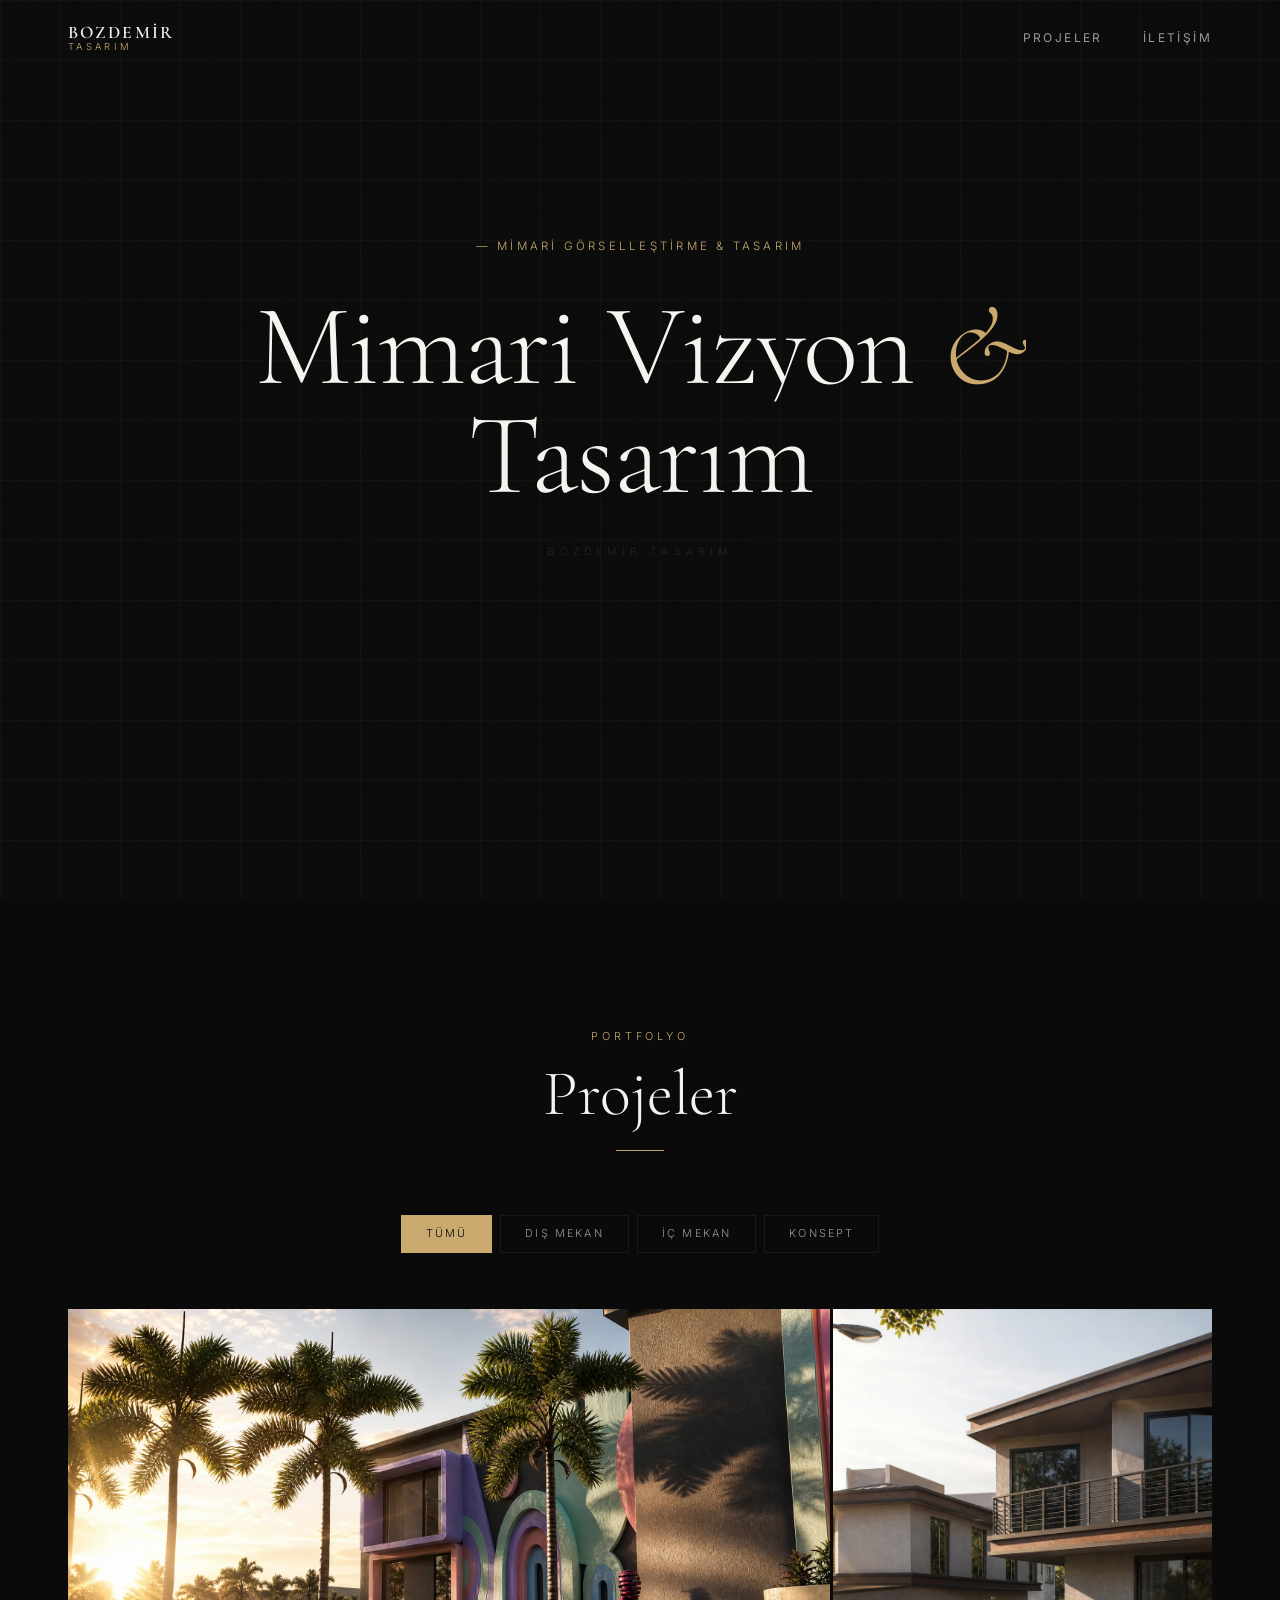
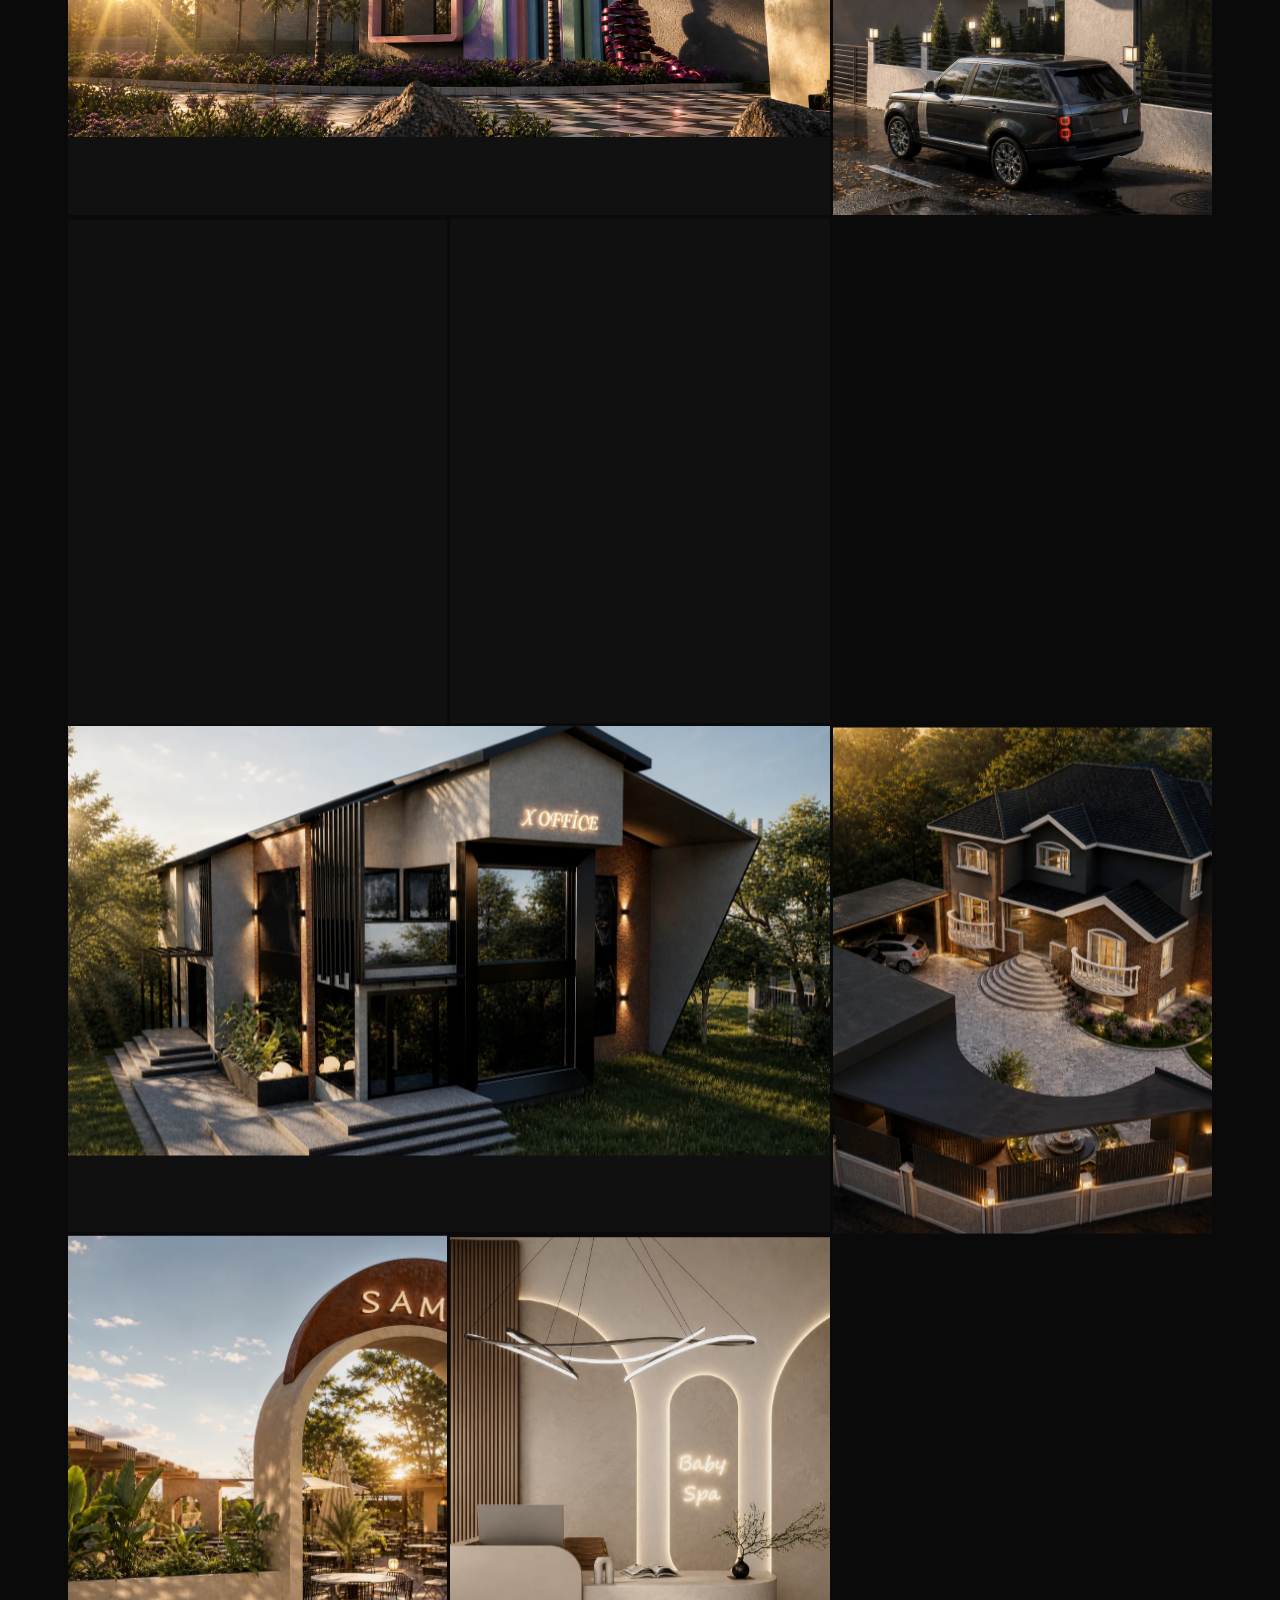
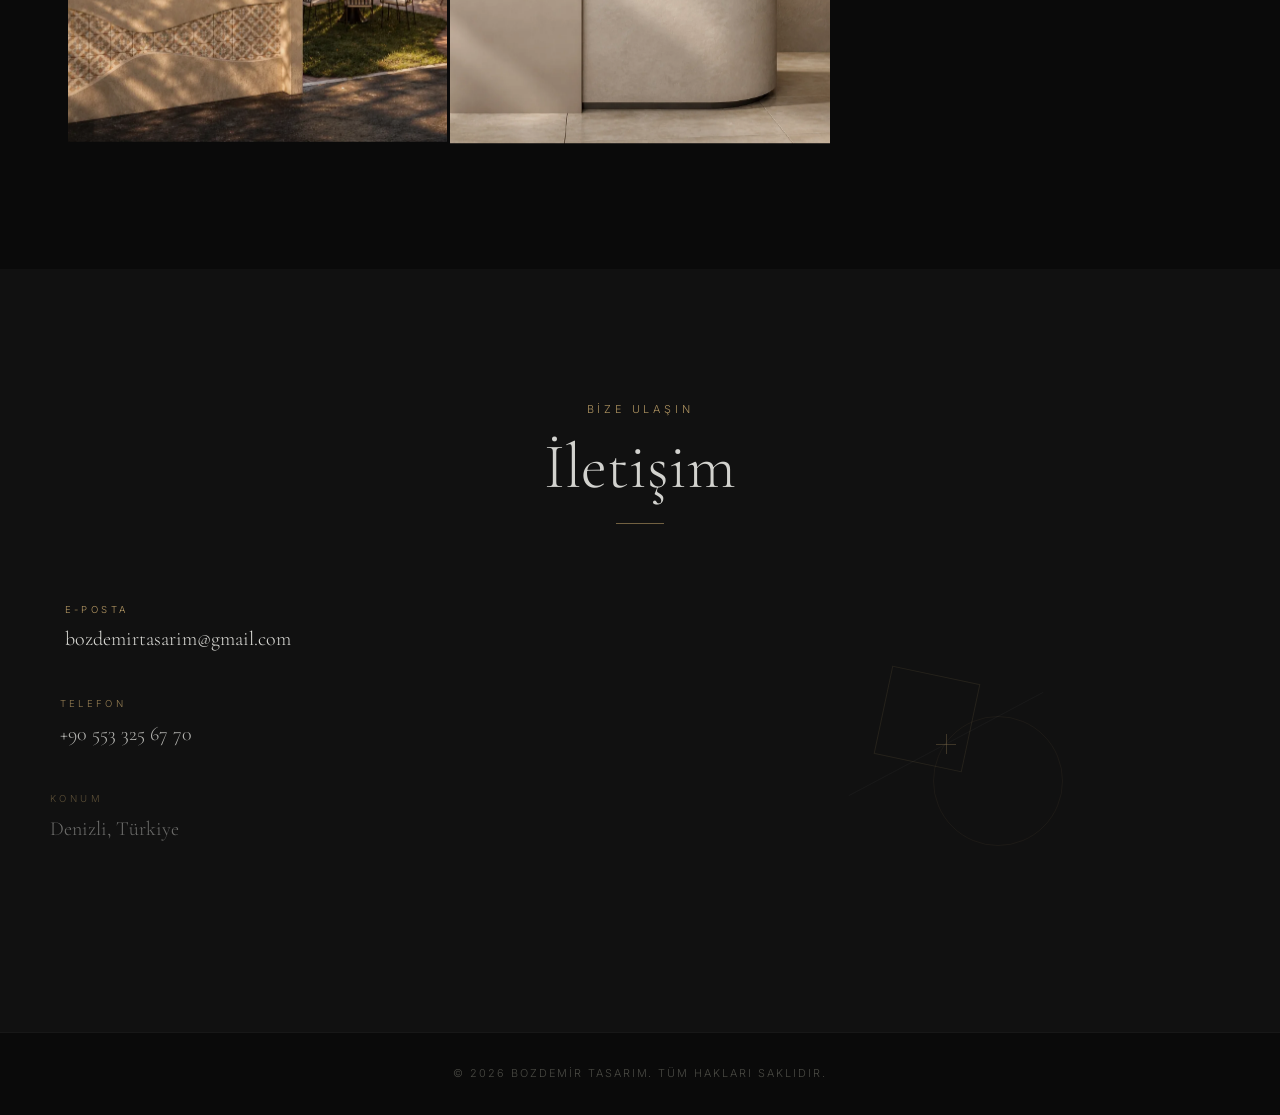
<file: index.html>
<!DOCTYPE html>
<html lang="tr">
<head>
  <meta charset="UTF-8" />
  <meta name="viewport" content="width=device-width, initial-scale=1.0" />
  <meta name="description" content="Bozdemir Tasarım — Mimari tasarım, iç mekân, dış mekân ve mimari görselleştirme projeleri." />
  <meta name="theme-color" content="#0a0a0a" />
  <meta property="og:title" content="Bozdemir Tasarım | Mimari Vizyon &amp; Tasarım" />
  <meta property="og:description" content="Mimari tasarım ve görselleştirme portfolyosu." />
  <meta property="og:type" content="website" />
  <title>Bozdemir Tasarım | Mimari Vizyon &amp; Tasarım</title>

  <link rel="icon" type="image/svg+xml" href="favicon.svg" />

  <link rel="preconnect" href="https://fonts.googleapis.com" />
  <link rel="preconnect" href="https://fonts.gstatic.com" crossorigin />
  <link href="https://fonts.googleapis.com/css2?family=Cormorant+Garamond:ital,wght@0,300;0,400;0,600;1,300;1,400&family=Inter:wght@300;400;500&display=swap" rel="stylesheet" />
  <link rel="stylesheet" href="css/vendor/glightbox.min.css" />
  <link rel="stylesheet" href="css/style.css" />
</head>
<body>

  <!-- ÖZEL CURSOR -->
  <div class="cursor-ring" id="cursorRing"></div>
  <div class="cursor-dot"  id="cursorDot"></div>

  <!-- NAVİGASYON -->
  <header class="site-nav" id="siteNav">
    <div class="nav-inner">
      <a href="#hero" class="nav-logo">
        <span class="logo-line1">Bozdemir</span>
        <span class="logo-line2">Tasarım</span>
      </a>
      <nav class="nav-links" aria-label="Site navigasyonu">
        <a href="#projeler" class="nav-link">Projeler</a>
        <a href="#iletisim" class="nav-link">İletişim</a>
      </nav>
      <button class="nav-hamburger" id="navHamburger" aria-label="Menüyü aç/kapat" aria-expanded="false">
        <span></span><span></span><span></span>
      </button>
    </div>
    <div class="nav-drawer" id="navDrawer" aria-hidden="true">
      <a href="#projeler" class="drawer-link">Projeler</a>
      <a href="#iletisim" class="drawer-link">İletişim</a>
    </div>
  </header>

  <!-- HERO -->
  <section class="hero" id="hero">
    <div class="hero-noise" aria-hidden="true"></div>
    <div class="hero-grid" aria-hidden="true"></div>
    <div class="hero-content">
      <p class="hero-eyebrow" id="heroEyebrow">— Mimari Görselleştirme &amp; Tasarım</p>
      <h1 class="hero-title" id="heroTitle">
        <span class="hero-word">Mimari</span>
        <span class="hero-word">Vizyon</span>
        <span class="hero-word accent-word">&amp;</span>
        <span class="hero-word">Tasarım</span>
      </h1>
      <p class="hero-brand" id="heroBrand">Bozdemir Tasarım</p>
      <a href="#projeler" class="hero-cta" id="heroCta">
        Projeleri Keşfet
        <svg width="18" height="18" viewBox="0 0 24 24" fill="none" stroke="currentColor" stroke-width="1.5" aria-hidden="true">
          <path d="M5 12h14M12 5l7 7-7 7"/>
        </svg>
      </a>
    </div>
    <div class="scroll-hint" id="scrollHint" aria-hidden="true">
      <div class="scroll-line"></div>
      <span>Kaydır</span>
    </div>
  </section>

  <!-- PROJELER -->
  <section class="projects-section" id="projeler">
    <div class="container">
      <div class="section-header">
        <p class="section-eyebrow">Portfolyo</p>
        <h2 class="section-title">Projeler</h2>
        <div class="section-rule" aria-hidden="true"></div>
      </div>

      <div class="filter-bar" id="filterBar" role="group" aria-label="Proje filtresi">
        <button class="filter-btn active" data-filter="all">Tümü</button>
        <button class="filter-btn" data-filter="dis-mekan">Dış Mekan</button>
        <button class="filter-btn" data-filter="ic-mekan">İç Mekan</button>
        <button class="filter-btn" data-filter="konsept">Konsept</button>
      </div>

      <!-- Projeler data/projects.json'dan JS tarafından dinamik olarak yüklenir -->
      <div class="projects-grid" id="projectsGrid"></div>
    </div>
  </section>

  <!-- İLETİŞİM -->
  <section class="contact-section" id="iletisim">
    <div class="container">
      <div class="section-header">
        <p class="section-eyebrow">Bize Ulaşın</p>
        <h2 class="section-title">İletişim</h2>
        <div class="section-rule" aria-hidden="true"></div>
      </div>

      <div class="contact-grid">
        <div class="contact-info">
          <div class="contact-item">
            <span class="contact-label">E-posta</span>
            <a id="contactEmail" href="#" class="contact-value"></a>
          </div>
          <div class="contact-item">
            <span class="contact-label">Telefon</span>
            <a id="contactPhone" href="#" class="contact-value"></a>
          </div>
          <div class="contact-item">
            <span class="contact-label">Konum</span>
            <span id="contactLocation" class="contact-value"></span>
          </div>

          <div class="social-links">
            <a id="contactInstagram" href="#" class="social-link" aria-label="Instagram">
              <svg width="20" height="20" viewBox="0 0 24 24" fill="none" stroke="currentColor" stroke-width="1.5" aria-hidden="true">
                <rect x="2" y="2" width="20" height="20" rx="5" ry="5"/>
                <path d="M16 11.37A4 4 0 1 1 12.63 8 4 4 0 0 1 16 11.37z"/>
                <line x1="17.5" y1="6.5" x2="17.51" y2="6.5"/>
              </svg>
            </a>
            <a id="contactLinkedin" href="#" class="social-link" aria-label="LinkedIn">
              <svg width="20" height="20" viewBox="0 0 24 24" fill="none" stroke="currentColor" stroke-width="1.5" aria-hidden="true">
                <path d="M16 8a6 6 0 0 1 6 6v7h-4v-7a2 2 0 0 0-2-2 2 2 0 0 0-2 2v7h-4v-7a6 6 0 0 1 6-6z"/>
                <rect x="2" y="9" width="4" height="12"/>
                <circle cx="4" cy="4" r="2"/>
              </svg>
            </a>
            <a id="contactBehance" href="#" class="social-link" aria-label="Behance">
              <svg width="20" height="20" viewBox="0 0 24 24" fill="currentColor" aria-hidden="true">
                <path d="M22 7h-7V5h7v2zM9.5 11.5c.83 0 1.5-.67 1.5-1.5S10.33 8.5 9.5 8.5H5v3h4.5zm.25 3.75c0-.97-.78-1.75-1.75-1.75H5v3.5h3c.97 0 1.75-.78 1.75-1.75zM3 6h7.5C12.43 6 14 7.57 14 9.5c0 1.3-.72 2.43-1.78 3.02C13.72 13.1 14.5 14.2 14.5 15.5c0 1.93-1.57 3.5-3.5 3.5H3V6zm11.5 7c0-1.93 1.57-3.5 3.5-3.5s3.5 1.57 3.5 3.5c0 .17-.01.33-.04.5H16c.17.8.9 1.5 2 1.5.7 0 1.28-.3 1.65-.75l1.5.87C20.53 15.88 19.35 16.5 18 16.5c-1.93 0-3.5-1.57-3.5-3.5zm2.1-.75h2.8c-.18-.77-.87-1.25-1.4-1.25-.66 0-1.22.48-1.4 1.25z"/>
              </svg>
            </a>
          </div>
        </div>

        <div class="contact-decoration" aria-hidden="true">
          <div class="deco-line"></div>
          <div class="deco-square"></div>
          <div class="deco-circle"></div>
          <div class="deco-cross">
            <span></span><span></span>
          </div>
        </div>
      </div>
    </div>
  </section>

  <footer class="site-footer">
    <p>&copy; <span id="footerYear"></span> Bozdemir Tasarım. Tüm hakları saklıdır.</p>
  </footer>

  <script defer src="js/vendor/gsap.min.js"></script>
  <script defer src="js/vendor/ScrollTrigger.min.js"></script>
  <script defer src="js/vendor/glightbox.min.js"></script>
  <script defer src="js/main.js?v=3"></script>

</body>
</html>
</file>
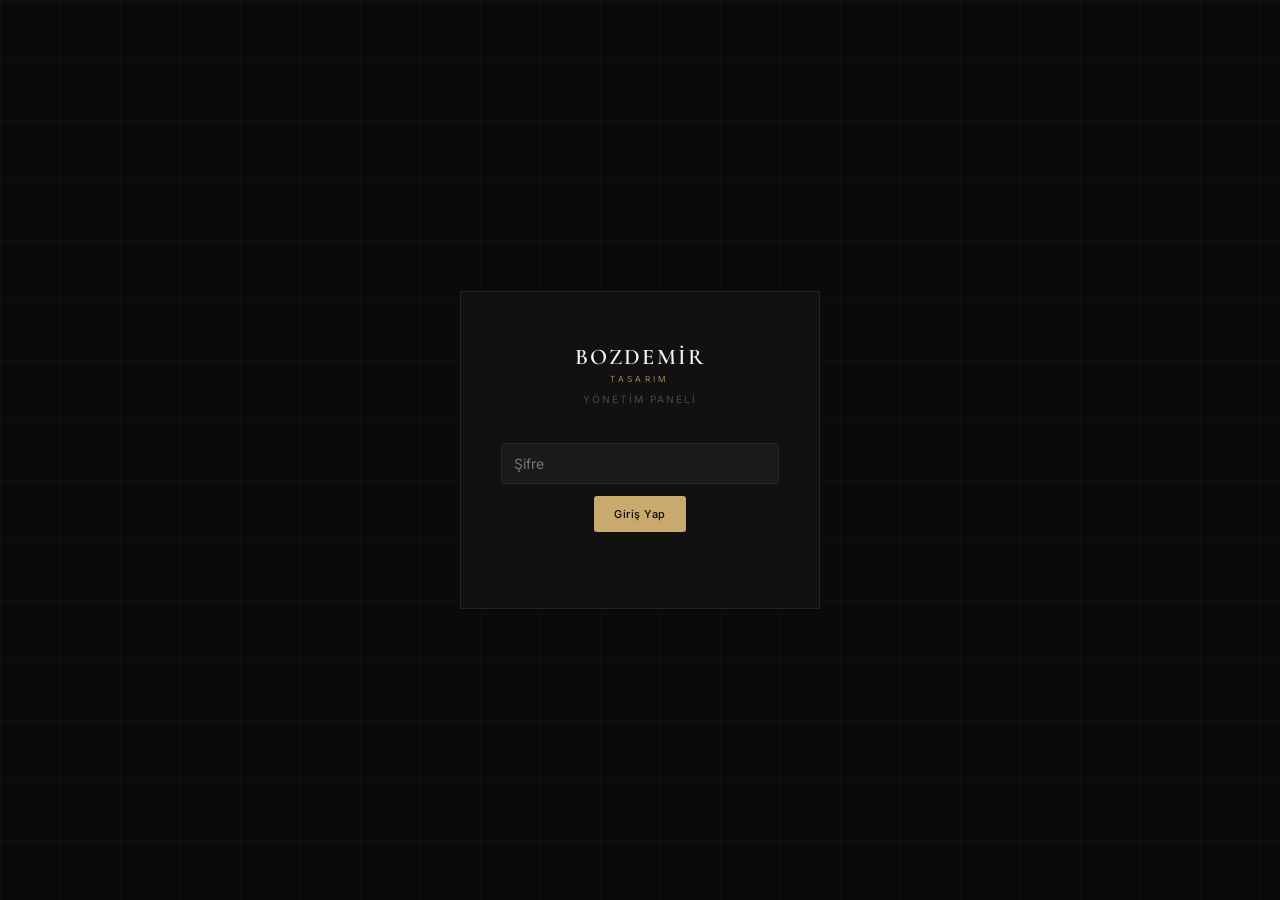
<file: admin.html>
<!DOCTYPE html>
<html lang="tr">
<head>
  <meta charset="UTF-8" />
  <meta name="viewport" content="width=device-width, initial-scale=1.0" />
  <title>Admin — Bozdemir Tasarım</title>
  <link rel="icon" type="image/svg+xml" href="favicon.svg" />
  <link rel="preconnect" href="https://fonts.googleapis.com" />
  <link rel="preconnect" href="https://fonts.gstatic.com" crossorigin />
  <link href="https://fonts.googleapis.com/css2?family=Cormorant+Garamond:wght@300;400;600&family=Inter:wght@300;400;500&display=swap" rel="stylesheet" />
  <link rel="stylesheet" href="css/admin.css" />
</head>
<body>

  <!-- ── GİRİŞ EKRANI ── -->
  <div id="loginScreen">
    <div class="login-card">
      <div class="login-logo">
        <span class="logo-l1">Bozdemir</span>
        <span class="logo-l2">Tasarım</span>
      </div>
      <p class="login-sub">Yönetim Paneli</p>
      <div class="input-wrap">
        <input type="password" id="passwordInput" placeholder="Şifre" autocomplete="current-password" />
      </div>
      <button id="loginBtn" class="btn-primary">Giriş Yap</button>
      <p id="loginError" class="error-msg"></p>
    </div>
  </div>

  <!-- ── ADMİN PANELİ ── -->
  <div id="adminPanel" class="hidden">

    <!-- Sidebar -->
    <aside class="sidebar">
      <div class="sidebar-logo">
        <span class="logo-l1">Bozdemir</span>
        <span class="logo-l2">Tasarım Admin</span>
      </div>

      <nav class="sidebar-nav">
        <a class="nav-item active" data-tab="projects">
          <svg width="16" height="16" viewBox="0 0 24 24" fill="none" stroke="currentColor" stroke-width="1.5"><rect x="3" y="3" width="7" height="7"/><rect x="14" y="3" width="7" height="7"/><rect x="3" y="14" width="7" height="7"/><rect x="14" y="14" width="7" height="7"/></svg>
          Projeler
        </a>
        <a class="nav-item" data-tab="contact">
          <svg width="16" height="16" viewBox="0 0 24 24" fill="none" stroke="currentColor" stroke-width="1.5"><path d="M22 16.92v3a2 2 0 01-2.18 2 19.79 19.79 0 01-8.63-3.07A19.5 19.5 0 013.07 9.81a19.79 19.79 0 01-3.07-8.68A2 2 0 012 .94h3a2 2 0 012 1.72c.127.96.361 1.903.7 2.81a2 2 0 01-.45 2.11L6.09 8.91a16 16 0 006 6l1.27-1.27a2 2 0 012.11-.45c.907.339 1.85.573 2.81.7A2 2 0 0122 16.92z"/></svg>
          İletişim
        </a>
        <a class="nav-item" data-tab="settings">
          <svg width="16" height="16" viewBox="0 0 24 24" fill="none" stroke="currentColor" stroke-width="1.5"><circle cx="12" cy="12" r="3"/><path d="M19.07 4.93a10 10 0 010 14.14M4.93 4.93a10 10 0 000 14.14"/><path d="M12 2v2m0 16v2M2 12h2m16 0h2"/></svg>
          Ayarlar
        </a>
      </nav>

      <div class="sidebar-footer">
        <a href="index.html" target="_blank" class="view-site-btn">
          <svg width="14" height="14" viewBox="0 0 24 24" fill="none" stroke="currentColor" stroke-width="1.5"><path d="M18 13v6a2 2 0 01-2 2H5a2 2 0 01-2-2V8a2 2 0 012-2h6"/><polyline points="15 3 21 3 21 9"/><line x1="10" y1="14" x2="21" y2="3"/></svg>
          Siteyi Gör
        </a>
        <button id="logoutBtn" class="logout-btn">Çıkış</button>
      </div>
    </aside>

    <!-- Ana İçerik -->
    <main class="admin-main">

      <!-- ── PROJELER SEKMESI ── -->
      <section id="tab-projects" class="tab-pane active">
        <div class="pane-header">
          <div>
            <h1>Projeler</h1>
            <p class="pane-sub" id="projectCount"></p>
          </div>
          <button class="btn-primary" id="addProjectBtn">
            <svg width="14" height="14" viewBox="0 0 24 24" fill="none" stroke="currentColor" stroke-width="2"><line x1="12" y1="5" x2="12" y2="19"/><line x1="5" y1="12" x2="19" y2="12"/></svg>
            Yeni Proje
          </button>
        </div>
        <div id="projectsList" class="projects-list"></div>
      </section>

      <!-- ── İLETİŞİM SEKMESİ ── -->
      <section id="tab-contact" class="tab-pane hidden">
        <div class="pane-header">
          <div>
            <h1>İletişim Bilgileri</h1>
            <p class="pane-sub">Sitede görünen iletişim bilgilerini düzenle</p>
          </div>
        </div>
        <div class="form-card">
          <div class="form-section-title">Temel Bilgiler</div>
          <div class="form-row">
            <div class="form-group">
              <label>E-posta</label>
              <input type="email" id="contactEmail" />
            </div>
            <div class="form-group">
              <label>Telefon</label>
              <input type="text" id="contactPhone" />
            </div>
          </div>
          <div class="form-group">
            <label>Konum</label>
            <input type="text" id="contactLocation" />
          </div>

          <div class="form-section-title" style="margin-top:32px">Sosyal Medya</div>
          <div class="form-row">
            <div class="form-group">
              <label>Instagram URL</label>
              <input type="url" id="contactInstagram" placeholder="https://instagram.com/..." />
            </div>
            <div class="form-group">
              <label>LinkedIn URL</label>
              <input type="url" id="contactLinkedin" placeholder="https://linkedin.com/in/..." />
            </div>
          </div>
          <div class="form-group">
            <label>Behance URL</label>
            <input type="url" id="contactBehance" placeholder="https://behance.net/..." />
          </div>

          <div class="form-actions">
            <button class="btn-primary" id="saveContactBtn">Kaydet</button>
            <span class="save-msg" id="contactSaveMsg"></span>
          </div>
        </div>
      </section>

      <!-- ── AYARLAR SEKMESİ ── -->
      <section id="tab-settings" class="tab-pane hidden">
        <div class="pane-header">
          <div>
            <h1>Ayarlar</h1>
            <p class="pane-sub">Yönetim paneli ayarları</p>
          </div>
        </div>
        <div class="form-card">
          <div class="form-section-title">Şifre Değiştir</div>
          <div class="form-group">
            <label>Mevcut Şifre</label>
            <input type="password" id="currentPassword" />
          </div>
          <div class="form-row">
            <div class="form-group">
              <label>Yeni Şifre</label>
              <input type="password" id="newPassword" />
            </div>
            <div class="form-group">
              <label>Yeni Şifre (Tekrar)</label>
              <input type="password" id="newPassword2" />
            </div>
          </div>
          <div class="form-actions">
            <button class="btn-primary" id="savePasswordBtn">Şifreyi Güncelle</button>
            <span class="save-msg" id="passwordSaveMsg"></span>
          </div>
        </div>

        <div class="form-card" style="margin-top:16px">
          <div class="form-section-title">Bilgi</div>
          <div class="info-row"><span>Sunucu</span><span>PHP / Hostinger</span></div>
          <div class="info-row"><span>Veri dizini</span><span>data/</span></div>
          <div class="info-row"><span>Görseller dizini</span><span>images/projects/</span></div>
        </div>
      </section>

    </main>
  </div>

  <!-- ── PROJE MODAL ── -->
  <div id="projectModal" class="modal-backdrop hidden">
    <div class="modal">
      <div class="modal-header">
        <h2 id="modalTitle">Yeni Proje</h2>
        <button class="modal-close" id="closeModalBtn" aria-label="Kapat">
          <svg width="18" height="18" viewBox="0 0 24 24" fill="none" stroke="currentColor" stroke-width="1.5"><line x1="18" y1="6" x2="6" y2="18"/><line x1="6" y1="6" x2="18" y2="18"/></svg>
        </button>
      </div>

      <div class="modal-body">
        <!-- Çoklu Görsel Yükleme -->
        <div class="images-section">
          <div class="images-label">
            Görseller
            <span class="images-hint">İlk görsel kapak olarak kullanılır</span>
          </div>
          <div class="images-grid" id="imagesGrid">
            <!-- Yüklenen görseller buraya eklenir -->
          </div>
          <label class="add-image-btn" id="addImageLabel">
            <input type="file" id="imageInput" accept="image/*" multiple class="file-input-hidden" />
            <svg width="18" height="18" viewBox="0 0 24 24" fill="none" stroke="currentColor" stroke-width="1.5"><line x1="12" y1="5" x2="12" y2="19"/><line x1="5" y1="12" x2="19" y2="12"/></svg>
            Görsel Ekle
          </label>
        </div>

        <!-- Form Alanları -->
        <div class="modal-fields">
          <div class="form-row">
            <div class="form-group">
              <label>Proje Adı <span class="required">*</span></label>
              <input type="text" id="modalName" placeholder="Örn: Konut Projesi" />
            </div>
            <div class="form-group">
              <label>Kategori</label>
              <select id="modalCategory">
                <option value="dis-mekan">Dış Mekan</option>
                <option value="ic-mekan">İç Mekan</option>
                <option value="konsept">Konsept</option>
              </select>
            </div>
          </div>
          <div class="form-row">
            <div class="form-group">
              <label>Konum</label>
              <input type="text" id="modalLocation" placeholder="Örn: İstanbul" />
            </div>
            <div class="form-group">
              <label>Yıl</label>
              <input type="text" id="modalYear" placeholder="Örn: 2024" />
            </div>
          </div>
          <div class="form-group">
            <label>Açıklama</label>
            <input type="text" id="modalDescription" placeholder="Kısa açıklama" />
          </div>
        </div>
      </div>

      <div class="modal-footer">
        <button class="btn-ghost" id="cancelModalBtn">İptal</button>
        <button class="btn-primary" id="saveProjectBtn">
          <span id="saveBtnText">Kaydet</span>
        </button>
      </div>
    </div>
  </div>

  <!-- ── SİLME ONAY MODALI ── -->
  <div id="confirmModal" class="modal-backdrop hidden">
    <div class="modal modal-sm">
      <div class="modal-header">
        <h2>Projeyi Sil</h2>
      </div>
      <div class="modal-body">
        <p>Bu projeyi silmek istediğine emin misin?</p>
        <p class="delete-name" id="deleteProjectName"></p>
      </div>
      <div class="modal-footer">
        <button class="btn-ghost" id="cancelDeleteBtn">İptal</button>
        <button class="btn-danger" id="confirmDeleteBtn">Evet, Sil</button>
      </div>
    </div>
  </div>

  <!-- Toast bildirimi -->
  <div id="toast" class="toast hidden"></div>

  <script src="js/vendor/sortable.min.js"></script>
  <script src="js/admin.js?v=2"></script>
</body>
</html>
</file>
<file: css/style.css>
/* ═══════════════════════════════════════════
   BOZDEMIR TASARIM — css/style.css
   ═══════════════════════════════════════════ */

/* ── 1. TOKENS ── */
:root {
  --bg:           #0a0a0a;
  --surface:      #111111;
  --surface-2:    #1a1a1a;
  --border:       rgba(255, 255, 255, 0.06);
  --border-hover: rgba(201, 169, 110, 0.35);

  --accent:       #c9a96e;
  --accent-dim:   rgba(201, 169, 110, 0.12);

  --text:         #f5f5f0;
  --text-2:       #9a9a94;
  --text-3:       #4a4a44;

  --font-heading: 'Cormorant Garamond', Georgia, serif;
  --font-body:    'Inter', system-ui, sans-serif;

  --section-pad:  clamp(80px, 10vw, 140px);
  --container:    1240px;
  --nav-h:        76px;

  --ease:         cubic-bezier(0.4, 0, 0.2, 1);
  --t-fast:       0.22s var(--ease);
  --t-med:        0.40s var(--ease);
}

/* ── 2. RESET ── */
*, *::before, *::after {
  box-sizing: border-box;
  margin: 0;
  padding: 0;
}

html {
  scroll-behavior: smooth;
  font-size: 16px;
}

body {
  background: var(--bg);
  color: var(--text);
  font-family: var(--font-body);
  font-weight: 300;
  line-height: 1.65;
  overflow-x: hidden;
  cursor: none;
}

img {
  max-width: 100%;
  display: block;
  object-fit: cover;
}

a {
  text-decoration: none;
  color: inherit;
}

button {
  cursor: none;
  border: none;
  background: none;
  font: inherit;
}

/* ── 3. ÖZEL CURSOR ── */
.cursor-ring {
  position: fixed;
  width: 38px;
  height: 38px;
  border: 1.5px solid var(--accent);
  border-radius: 50%;
  top: 0;
  left: 0;
  pointer-events: none;
  z-index: 9999;
  transform: translate(-50%, -50%);
  transition: width 0.25s var(--ease),
              height 0.25s var(--ease),
              border-color 0.25s var(--ease),
              background 0.25s var(--ease),
              opacity 0.3s;
  opacity: 0;
}

.cursor-dot {
  position: fixed;
  width: 5px;
  height: 5px;
  background: var(--accent);
  border-radius: 50%;
  top: 0;
  left: 0;
  pointer-events: none;
  z-index: 9999;
  transform: translate(-50%, -50%);
  opacity: 0;
  transition: opacity 0.3s;
}

.cursor-ring.cursor-expand {
  width: 58px;
  height: 58px;
  border-color: rgba(201, 169, 110, 0.5);
  background: var(--accent-dim);
}

/* ── 4. LAYOUT ── */
.container {
  max-width: var(--container);
  margin: 0 auto;
  padding: 0 clamp(20px, 4vw, 48px);
}

.section-header {
  text-align: center;
  margin-bottom: 64px;
  opacity: 0;
  transform: translateY(30px);
}

.section-eyebrow {
  font-size: 0.68rem;
  letter-spacing: 0.35em;
  text-transform: uppercase;
  color: var(--accent);
  margin-bottom: 16px;
}

.section-title {
  font-family: var(--font-heading);
  font-size: clamp(2.8rem, 5vw, 5rem);
  font-weight: 300;
  color: var(--text);
  line-height: 1;
}

.section-rule {
  width: 48px;
  height: 1px;
  background: var(--accent);
  margin: 24px auto 0;
}

/* ── 5. NAVİGASYON ── */
.site-nav {
  position: fixed;
  top: 0;
  left: 0;
  right: 0;
  height: var(--nav-h);
  z-index: 500;
  background: transparent;
  transition: background var(--t-med), border-color var(--t-med);
  border-bottom: 1px solid transparent;
}

.site-nav.scrolled {
  background: rgba(10, 10, 10, 0.90);
  backdrop-filter: blur(18px);
  -webkit-backdrop-filter: blur(18px);
  border-bottom-color: var(--border);
}

.nav-inner {
  max-width: var(--container);
  margin: 0 auto;
  padding: 0 clamp(20px, 4vw, 48px);
  height: 100%;
  display: flex;
  align-items: center;
  justify-content: space-between;
}

.nav-logo {
  display: flex;
  flex-direction: column;
  line-height: 1.1;
}

.logo-line1 {
  font-family: var(--font-heading);
  font-size: 1.1rem;
  font-weight: 600;
  letter-spacing: 0.12em;
  text-transform: uppercase;
  color: var(--text);
}

.logo-line2 {
  font-family: var(--font-body);
  font-size: 0.6rem;
  font-weight: 300;
  letter-spacing: 0.35em;
  text-transform: uppercase;
  color: var(--accent);
}

.nav-links {
  display: flex;
  gap: 40px;
  list-style: none;
}

.nav-link {
  font-size: 0.75rem;
  font-weight: 400;
  letter-spacing: 0.2em;
  text-transform: uppercase;
  color: var(--text-2);
  transition: color var(--t-fast);
  position: relative;
}

.nav-link::after {
  content: '';
  position: absolute;
  bottom: -4px;
  left: 0;
  width: 0;
  height: 1px;
  background: var(--accent);
  transition: width var(--t-med);
}

.nav-link:hover {
  color: var(--text);
}

.nav-link:hover::after {
  width: 100%;
}

/* Hamburger */
.nav-hamburger {
  display: none;
  flex-direction: column;
  gap: 5px;
  width: 28px;
  padding: 4px 0;
}

.nav-hamburger span {
  display: block;
  width: 100%;
  height: 1px;
  background: var(--text);
  transition: transform var(--t-med), opacity var(--t-fast);
}

.nav-hamburger[aria-expanded="true"] span:nth-child(1) {
  transform: translateY(6px) rotate(45deg);
}
.nav-hamburger[aria-expanded="true"] span:nth-child(2) {
  opacity: 0;
}
.nav-hamburger[aria-expanded="true"] span:nth-child(3) {
  transform: translateY(-6px) rotate(-45deg);
}

/* Mobile drawer */
.nav-drawer {
  display: none;
  flex-direction: column;
  padding: 24px clamp(20px, 4vw, 48px);
  background: rgba(10, 10, 10, 0.96);
  border-top: 1px solid var(--border);
  gap: 24px;
  max-height: 0;
  overflow: hidden;
  transition: max-height 0.4s var(--ease);
}

.nav-drawer.open {
  max-height: 200px;
}

.drawer-link {
  font-size: 0.85rem;
  letter-spacing: 0.2em;
  text-transform: uppercase;
  color: var(--text-2);
  transition: color var(--t-fast);
}

.drawer-link:hover {
  color: var(--accent);
}

/* ── 6. HERO ── */
.hero {
  position: relative;
  width: 100%;
  min-height: 100svh;
  display: flex;
  align-items: center;
  justify-content: center;
  overflow: hidden;
  background: var(--bg);
}

.hero-noise {
  position: absolute;
  inset: 0;
  background-image: url("data:image/svg+xml,%3Csvg viewBox='0 0 256 256' xmlns='http://www.w3.org/2000/svg'%3E%3Cfilter id='n'%3E%3CfeTurbulence type='fractalNoise' baseFrequency='0.9' numOctaves='4' stitchTiles='stitch'/%3E%3C/filter%3E%3Crect width='100%25' height='100%25' filter='url(%23n)' opacity='0.035'/%3E%3C/svg%3E");
  background-size: 200px;
  opacity: 0.5;
  pointer-events: none;
}

.hero-grid {
  position: absolute;
  inset: 0;
  background-image:
    linear-gradient(rgba(201, 169, 110, 0.04) 1px, transparent 1px),
    linear-gradient(90deg, rgba(201, 169, 110, 0.04) 1px, transparent 1px);
  background-size: 60px 60px;
  pointer-events: none;
}

.hero-content {
  position: relative;
  z-index: 2;
  text-align: center;
  padding: 0 clamp(20px, 5vw, 80px);
  max-width: 960px;
}

.hero-eyebrow {
  font-size: 0.72rem;
  letter-spacing: 0.28em;
  text-transform: uppercase;
  color: var(--accent);
  margin-bottom: 36px;
  opacity: 0;
  transform: translateY(12px);
}

.hero-title {
  font-family: var(--font-heading);
  font-size: clamp(3.5rem, 9vw, 8rem);
  font-weight: 300;
  line-height: 0.95;
  letter-spacing: -0.02em;
  color: var(--text);
  margin-bottom: 32px;
  display: flex;
  flex-wrap: wrap;
  justify-content: center;
  gap: 0 0.25em;
}

.hero-word {
  display: inline-block;
  opacity: 0;
  transform: translateY(70px);
  clip-path: inset(0 0 100% 0);
}

.accent-word {
  color: var(--accent);
  font-style: italic;
}

.hero-brand {
  font-size: 0.65rem;
  letter-spacing: 0.5em;
  text-transform: uppercase;
  color: var(--text-3);
  margin-bottom: 52px;
  opacity: 0;
}

.hero-cta {
  display: inline-flex;
  align-items: center;
  gap: 12px;
  padding: 15px 38px;
  border: 1px solid var(--accent);
  color: var(--accent);
  font-size: 0.72rem;
  letter-spacing: 0.25em;
  text-transform: uppercase;
  transition: background var(--t-fast), color var(--t-fast);
  opacity: 0;
}

.hero-cta:hover {
  background: var(--accent);
  color: var(--bg);
}

.hero-cta svg {
  transition: transform var(--t-fast);
}

.hero-cta:hover svg {
  transform: translateX(5px);
}

.scroll-hint {
  position: absolute;
  bottom: 40px;
  left: 50%;
  transform: translateX(-50%);
  display: flex;
  flex-direction: column;
  align-items: center;
  gap: 10px;
  opacity: 0;
}

.scroll-line {
  width: 1px;
  height: 48px;
  background: linear-gradient(to bottom, transparent, var(--accent));
  animation: scrollPulse 2.2s ease-in-out infinite;
}

@keyframes scrollPulse {
  0%, 100% { opacity: 0.25; transform: scaleY(1); }
  50%       { opacity: 1;    transform: scaleY(1.18); }
}

.scroll-hint span {
  font-size: 0.6rem;
  letter-spacing: 0.4em;
  text-transform: uppercase;
  color: var(--text-3);
}

/* ── 7. PROJELEr ── */
.projects-section {
  padding: var(--section-pad) 0;
  background: var(--bg);
}

.filter-bar {
  display: flex;
  flex-wrap: wrap;
  justify-content: center;
  gap: 8px;
  margin-bottom: 56px;
  opacity: 0;
  transform: translateY(20px);
}

.filter-btn {
  padding: 9px 24px;
  font-size: 0.68rem;
  letter-spacing: 0.2em;
  text-transform: uppercase;
  color: var(--text-2);
  border: 1px solid var(--border);
  cursor: none;
  transition: color var(--t-fast), border-color var(--t-fast), background var(--t-fast);
}

.filter-btn:hover {
  color: var(--text);
  border-color: var(--border-hover);
}

.filter-btn.active {
  color: var(--bg);
  background: var(--accent);
  border-color: var(--accent);
}

.projects-grid {
  display: grid;
  grid-template-columns: repeat(3, 1fr);
  gap: 3px;
}

/* Geniş kart — her 4. kart 2 sütun kaplar */
.project-card:nth-child(4n + 1) {
  grid-column: span 2;
}

.project-card {
  position: relative;
  overflow: hidden;
  background: var(--surface);
  opacity: 0;
  transform: translateY(40px);
}

.card-img-wrap {
  width: 100%;
  aspect-ratio: 3 / 4;
  overflow: hidden;
}

.project-card:nth-child(4n + 1) .card-img-wrap {
  aspect-ratio: 16 / 9;
}

.card-img-wrap img {
  width: 100%;
  height: 100%;
  object-fit: cover;
  transition: transform 0.75s var(--ease);
}

.card-overlay {
  position: absolute;
  inset: 0;
  background: linear-gradient(
    to top,
    rgba(10, 10, 10, 0.92) 0%,
    rgba(10, 10, 10, 0.18) 50%,
    transparent 100%
  );
  display: flex;
  flex-direction: column;
  justify-content: flex-end;
  padding: 28px 24px;
  opacity: 0;
  transition: opacity var(--t-med);
}

.project-card:hover .card-overlay {
  opacity: 1;
}

.project-card:hover .card-img-wrap img {
  transform: scale(1.06);
}

.card-name {
  font-family: var(--font-heading);
  font-size: 1.45rem;
  font-weight: 400;
  color: var(--text);
  line-height: 1.2;
  transform: translateY(12px);
  transition: transform var(--t-med);
}

.card-meta {
  font-size: 0.65rem;
  letter-spacing: 0.22em;
  text-transform: uppercase;
  color: var(--accent);
  margin-top: 6px;
  transform: translateY(12px);
  transition: transform var(--t-med) 0.06s;
}

.project-card:hover .card-name,
.project-card:hover .card-meta {
  transform: translateY(0);
}

/* ── 8. İLETİŞİM ── */
.contact-section {
  padding: var(--section-pad) 0;
  background: var(--surface);
}

.contact-grid {
  display: grid;
  grid-template-columns: 1fr 1fr;
  gap: 80px;
  align-items: center;
}

.contact-item {
  display: flex;
  flex-direction: column;
  gap: 6px;
  margin-bottom: 40px;
  opacity: 0;
  transform: translateX(-30px);
}

.contact-label {
  font-size: 0.6rem;
  letter-spacing: 0.35em;
  text-transform: uppercase;
  color: var(--accent);
}

.contact-value {
  font-family: var(--font-heading);
  font-size: 1.25rem;
  color: var(--text);
  transition: color var(--t-fast);
}

a.contact-value:hover {
  color: var(--accent);
}

.social-links {
  display: flex;
  gap: 16px;
  margin-top: 8px;
}

.social-link {
  width: 46px;
  height: 46px;
  border: 1px solid var(--border);
  display: flex;
  align-items: center;
  justify-content: center;
  color: var(--text-2);
  transition: border-color var(--t-fast), color var(--t-fast), background var(--t-fast);
}

.social-link:hover {
  border-color: var(--accent);
  color: var(--accent);
  background: var(--accent-dim);
}

/* Geometrik dekorasyon */
.contact-decoration {
  position: relative;
  height: 320px;
  opacity: 0;
}

.deco-line {
  position: absolute;
  top: 50%;
  left: 50%;
  width: 220px;
  height: 1px;
  background: var(--border);
  transform: translate(-50%, -50%) rotate(-28deg);
}

.deco-square {
  position: absolute;
  top: 28%;
  left: 38%;
  width: 90px;
  height: 90px;
  border: 1px solid rgba(201, 169, 110, 0.18);
  transform: rotate(12deg);
  animation: decoRotate 20s linear infinite;
}

.deco-circle {
  position: absolute;
  bottom: 18%;
  right: 28%;
  width: 130px;
  height: 130px;
  border: 1px solid rgba(201, 169, 110, 0.10);
  border-radius: 50%;
  animation: decoRotate 30s linear infinite reverse;
}

.deco-cross {
  position: absolute;
  top: 50%;
  left: 50%;
  transform: translate(-50%, -50%);
  width: 20px;
  height: 20px;
}

.deco-cross span {
  position: absolute;
  background: var(--accent);
  opacity: 0.4;
}

.deco-cross span:first-child {
  width: 1px;
  height: 100%;
  left: 50%;
  top: 0;
}

.deco-cross span:last-child {
  width: 100%;
  height: 1px;
  top: 50%;
  left: 0;
}

@keyframes decoRotate {
  from { transform: rotate(0deg); }
  to   { transform: rotate(360deg); }
}

/* ── 9. FOOTER ── */
.site-footer {
  padding: 32px clamp(20px, 4vw, 48px);
  text-align: center;
  font-size: 0.68rem;
  letter-spacing: 0.18em;
  text-transform: uppercase;
  color: var(--text-3);
  background: var(--bg);
  border-top: 1px solid var(--border);
}

/* ── 10. GLIGHTBOX ÖZELLEŞTIRME ── */
.glightbox-clean .gclose,
.glightbox-clean .gnext,
.glightbox-clean .gprev {
  background: rgba(10, 10, 10, 0.85) !important;
  border: 1px solid var(--border) !important;
  border-radius: 0 !important;
}

.glightbox-clean .gclose:hover,
.glightbox-clean .gnext:hover,
.glightbox-clean .gprev:hover {
  background: var(--accent-dim) !important;
  border-color: var(--accent) !important;
}

.glightbox-clean .gdesc-inner {
  background: rgba(10, 10, 10, 0.92);
  padding: 20px 28px;
}

.glightbox-clean .gslide-title {
  font-family: var(--font-heading);
  font-weight: 300;
  font-size: 1.4rem;
  color: var(--text);
  margin-bottom: 6px;
}

.glightbox-clean .gslide-desc {
  color: var(--text-2);
  font-size: 0.8rem;
  letter-spacing: 0.1em;
}

/* ── 11. RESPONSİVE ── */
@media (max-width: 900px) {
  .projects-grid {
    grid-template-columns: 1fr 1fr;
  }
  .project-card:nth-child(4n + 1) {
    grid-column: span 1;
  }
  .project-card:nth-child(4n + 1) .card-img-wrap {
    aspect-ratio: 3 / 4;
  }
}

@media (max-width: 768px) {
  .nav-links {
    display: none;
  }
  .nav-hamburger {
    display: flex;
  }
  .nav-drawer {
    display: flex;
  }
  .contact-grid {
    grid-template-columns: 1fr;
    gap: 40px;
  }
  .contact-decoration {
    display: none;
  }
}

@media (max-width: 560px) {
  .projects-grid {
    grid-template-columns: 1fr;
    gap: 2px;
  }
  body {
    cursor: auto;
  }
  .cursor-ring,
  .cursor-dot {
    display: none;
  }
  button {
    cursor: pointer;
  }
  a {
    cursor: pointer;
  }
}


/* Performance & accessibility */
.project-card img { width:100%; height:100%; object-fit:cover; }
@media (prefers-reduced-motion: reduce) {
  html { scroll-behavior:auto; }
  *, *::before, *::after { animation-duration:0.01ms !important; animation-iteration-count:1 !important; transition-duration:0.01ms !important; }
  .cursor-ring, .cursor-dot { display:none !important; }
}
</file>
<file: css/admin.css>
/* ═══════════════════════════════════════════
   BOZDEMIR TASARIM — css/admin.css
   ═══════════════════════════════════════════ */

:root {
  --bg:          #0a0a0a;
  --surface:     #111111;
  --surface-2:   #1a1a1a;
  --surface-3:   #222222;
  --border:      rgba(255,255,255,0.07);
  --accent:      #c9a96e;
  --accent-dim:  rgba(201,169,110,0.12);
  --accent-hover:rgba(201,169,110,0.2);
  --text:        #f5f5f0;
  --text-2:      #9a9a94;
  --text-3:      #4a4a44;
  --danger:      #e05555;
  --danger-dim:  rgba(224,85,85,0.12);
  --success:     #4caf7d;
  --font-heading:'Cormorant Garamond', Georgia, serif;
  --font-body:   'Inter', system-ui, sans-serif;
  --sidebar-w:   240px;
  --ease:        cubic-bezier(0.4, 0, 0.2, 1);
}

*, *::before, *::after { box-sizing: border-box; margin: 0; padding: 0; }

html, body {
  height: 100%;
  font-family: var(--font-body);
  font-size: 14px;
  background: var(--bg);
  color: var(--text);
  line-height: 1.5;
}

a { text-decoration: none; color: inherit; }
button { font: inherit; cursor: pointer; border: none; background: none; }
input, select, textarea {
  font: inherit;
  color: var(--text);
  background: var(--surface-2);
  border: 1px solid var(--border);
  border-radius: 4px;
  padding: 9px 12px;
  width: 100%;
  outline: none;
  transition: border-color 0.2s;
}
input:focus, select:focus, textarea:focus {
  border-color: var(--accent);
}
select option { background: var(--surface-2); }

/* ── LOGIN ─────────────────────────────────── */
#loginScreen {
  min-height: 100vh;
  display: flex;
  align-items: center;
  justify-content: center;
  background: var(--bg);
  background-image:
    linear-gradient(rgba(201,169,110,0.03) 1px, transparent 1px),
    linear-gradient(90deg, rgba(201,169,110,0.03) 1px, transparent 1px);
  background-size: 60px 60px;
}

.login-card {
  width: 360px;
  background: var(--surface);
  border: 1px solid var(--border);
  padding: 48px 40px;
  text-align: center;
}

.login-logo {
  display: flex;
  flex-direction: column;
  align-items: center;
  margin-bottom: 6px;
}
.logo-l1 {
  font-family: var(--font-heading);
  font-size: 1.6rem;
  font-weight: 600;
  letter-spacing: 0.1em;
  text-transform: uppercase;
}
.logo-l2 {
  font-size: 0.6rem;
  letter-spacing: 0.4em;
  text-transform: uppercase;
  color: var(--accent);
  font-weight: 300;
}
.login-sub {
  font-size: 0.72rem;
  letter-spacing: 0.2em;
  text-transform: uppercase;
  color: var(--text-3);
  margin-bottom: 36px;
}
.input-wrap {
  margin-bottom: 12px;
}
.error-msg {
  font-size: 0.78rem;
  color: var(--danger);
  margin-top: 10px;
  min-height: 18px;
}

/* ── ADMIN LAYOUT ──────────────────────────── */
#adminPanel {
  display: flex;
  height: 100vh;
  overflow: hidden;
}

/* ── SIDEBAR ───────────────────────────────── */
.sidebar {
  width: var(--sidebar-w);
  flex-shrink: 0;
  background: var(--surface);
  border-right: 1px solid var(--border);
  display: flex;
  flex-direction: column;
  padding: 28px 0;
  height: 100%;
  overflow-y: auto;
}

.sidebar-logo {
  display: flex;
  flex-direction: column;
  padding: 0 24px 28px;
  border-bottom: 1px solid var(--border);
  margin-bottom: 20px;
}
.sidebar .logo-l1 { font-size: 1.1rem; }
.sidebar .logo-l2 { color: var(--accent); }

.sidebar-nav {
  flex: 1;
  padding: 0 12px;
  display: flex;
  flex-direction: column;
  gap: 2px;
}

.nav-item {
  display: flex;
  align-items: center;
  gap: 10px;
  padding: 10px 12px;
  border-radius: 4px;
  font-size: 0.82rem;
  font-weight: 400;
  color: var(--text-2);
  cursor: pointer;
  transition: background 0.15s, color 0.15s;
  letter-spacing: 0.02em;
}
.nav-item svg { opacity: 0.6; flex-shrink: 0; }
.nav-item:hover { background: var(--surface-2); color: var(--text); }
.nav-item:hover svg { opacity: 1; }
.nav-item.active {
  background: var(--accent-dim);
  color: var(--accent);
}
.nav-item.active svg { opacity: 1; }

.sidebar-footer {
  padding: 20px 12px 0;
  border-top: 1px solid var(--border);
  margin-top: 20px;
  display: flex;
  flex-direction: column;
  gap: 8px;
}

.view-site-btn {
  display: flex;
  align-items: center;
  gap: 8px;
  padding: 9px 12px;
  font-size: 0.78rem;
  color: var(--text-2);
  border: 1px solid var(--border);
  border-radius: 4px;
  transition: color 0.15s, border-color 0.15s;
}
.view-site-btn:hover { color: var(--accent); border-color: var(--accent); }

.logout-btn {
  padding: 9px 12px;
  font-size: 0.78rem;
  color: var(--text-3);
  text-align: left;
  border-radius: 4px;
  transition: color 0.15s;
}
.logout-btn:hover { color: var(--danger); }

/* ── MAIN AREA ─────────────────────────────── */
.admin-main {
  flex: 1;
  overflow-y: auto;
  background: var(--bg);
}

.tab-pane {
  padding: 36px 40px;
  max-width: 1000px;
  animation: fadeIn 0.2s var(--ease);
}
@keyframes fadeIn { from { opacity: 0; transform: translateY(8px); } to { opacity: 1; transform: none; } }

.pane-header {
  display: flex;
  align-items: flex-start;
  justify-content: space-between;
  margin-bottom: 32px;
}
.pane-header h1 {
  font-family: var(--font-heading);
  font-size: 2rem;
  font-weight: 300;
  color: var(--text);
  line-height: 1;
}
.pane-sub {
  font-size: 0.78rem;
  color: var(--text-3);
  margin-top: 6px;
  letter-spacing: 0.05em;
}

/* ── BUTTONS ───────────────────────────────── */
.btn-primary {
  display: inline-flex;
  align-items: center;
  gap: 8px;
  padding: 10px 20px;
  background: var(--accent);
  color: var(--bg);
  font-size: 0.78rem;
  font-weight: 500;
  letter-spacing: 0.05em;
  border-radius: 3px;
  transition: opacity 0.15s;
  white-space: nowrap;
}
.btn-primary:hover { opacity: 0.88; }
.btn-primary:disabled { opacity: 0.4; cursor: not-allowed; }

.btn-ghost {
  display: inline-flex;
  align-items: center;
  gap: 8px;
  padding: 10px 20px;
  border: 1px solid var(--border);
  color: var(--text-2);
  font-size: 0.78rem;
  border-radius: 3px;
  transition: border-color 0.15s, color 0.15s;
}
.btn-ghost:hover { border-color: var(--text-2); color: var(--text); }

.btn-danger {
  display: inline-flex;
  align-items: center;
  gap: 8px;
  padding: 10px 20px;
  background: var(--danger);
  color: #fff;
  font-size: 0.78rem;
  font-weight: 500;
  border-radius: 3px;
  transition: opacity 0.15s;
}
.btn-danger:hover { opacity: 0.88; }

/* ── PROJECTS LIST ─────────────────────────── */
.projects-list {
  display: flex;
  flex-direction: column;
  gap: 2px;
}

.project-row {
  display: flex;
  align-items: center;
  gap: 16px;
  background: var(--surface);
  border: 1px solid var(--border);
  border-radius: 4px;
  padding: 12px 16px;
  transition: border-color 0.15s;
}
.project-row:hover { border-color: rgba(255,255,255,0.12); }

.drag-handle {
  color: var(--text-3);
  cursor: grab;
  flex-shrink: 0;
  display: flex;
  align-items: center;
  padding: 4px;
  border-radius: 3px;
  transition: color 0.15s;
}
.drag-handle:hover { color: var(--text-2); }
.drag-handle:active { cursor: grabbing; }

.project-thumb {
  width: 64px;
  height: 48px;
  object-fit: cover;
  border-radius: 2px;
  background: var(--surface-2);
  flex-shrink: 0;
}
.project-thumb-placeholder {
  width: 64px;
  height: 48px;
  background: var(--surface-3);
  border-radius: 2px;
  display: flex;
  align-items: center;
  justify-content: center;
  flex-shrink: 0;
  color: var(--text-3);
}

.project-info {
  flex: 1;
  min-width: 0;
}
.project-info-name {
  font-size: 0.9rem;
  font-weight: 500;
  color: var(--text);
  white-space: nowrap;
  overflow: hidden;
  text-overflow: ellipsis;
}
.project-info-meta {
  font-size: 0.72rem;
  color: var(--text-3);
  margin-top: 2px;
}

.project-badge {
  font-size: 0.62rem;
  letter-spacing: 0.12em;
  text-transform: uppercase;
  padding: 3px 10px;
  border-radius: 20px;
  white-space: nowrap;
}
.badge-dis-mekan { background: rgba(100,160,255,0.12); color: #6aa0ff; }
.badge-ic-mekan  { background: rgba(100,220,160,0.12); color: #64dca0; }
.badge-konsept   { background: var(--accent-dim);       color: var(--accent); }

.project-actions {
  display: flex;
  gap: 6px;
  flex-shrink: 0;
}
.icon-btn {
  width: 32px;
  height: 32px;
  display: flex;
  align-items: center;
  justify-content: center;
  border: 1px solid var(--border);
  border-radius: 3px;
  color: var(--text-3);
  transition: border-color 0.15s, color 0.15s;
}
.icon-btn:hover { border-color: var(--accent); color: var(--accent); }
.icon-btn.delete:hover { border-color: var(--danger); color: var(--danger); }

/* ── FORM CARD ─────────────────────────────── */
.form-card {
  background: var(--surface);
  border: 1px solid var(--border);
  border-radius: 4px;
  padding: 28px;
}
.form-section-title {
  font-size: 0.68rem;
  letter-spacing: 0.2em;
  text-transform: uppercase;
  color: var(--accent);
  margin-bottom: 20px;
}
.form-row {
  display: grid;
  grid-template-columns: 1fr 1fr;
  gap: 16px;
}
.form-group {
  display: flex;
  flex-direction: column;
  gap: 6px;
  margin-bottom: 16px;
}
.form-group label {
  font-size: 0.72rem;
  color: var(--text-2);
  letter-spacing: 0.04em;
}
.required { color: var(--accent); }
.form-actions {
  display: flex;
  align-items: center;
  gap: 16px;
  margin-top: 8px;
}
.save-msg {
  font-size: 0.78rem;
  color: var(--success);
}

.info-row {
  display: flex;
  justify-content: space-between;
  padding: 10px 0;
  border-bottom: 1px solid var(--border);
  font-size: 0.8rem;
}
.info-row:last-child { border-bottom: none; }
.info-row span:first-child { color: var(--text-3); }
.info-row span:last-child  { color: var(--text-2); font-family: monospace; }

/* ── MODAL ─────────────────────────────────── */
.modal-backdrop {
  position: fixed;
  inset: 0;
  background: rgba(0,0,0,0.75);
  display: flex;
  align-items: center;
  justify-content: center;
  z-index: 1000;
  backdrop-filter: blur(4px);
  padding: 20px;
  animation: fadeIn 0.15s var(--ease);
}

.modal {
  background: var(--surface);
  border: 1px solid var(--border);
  border-radius: 6px;
  width: 100%;
  max-width: 640px;
  max-height: 90vh;
  display: flex;
  flex-direction: column;
  overflow: hidden;
}
.modal-sm { max-width: 380px; }

.modal-header {
  display: flex;
  align-items: center;
  justify-content: space-between;
  padding: 20px 24px;
  border-bottom: 1px solid var(--border);
  flex-shrink: 0;
}
.modal-header h2 {
  font-family: var(--font-heading);
  font-size: 1.4rem;
  font-weight: 400;
}
.modal-close {
  color: var(--text-3);
  transition: color 0.15s;
}
.modal-close:hover { color: var(--text); }

.modal-body {
  padding: 24px;
  overflow-y: auto;
  flex: 1;
}

.modal-body > p {
  color: var(--text-2);
  font-size: 0.88rem;
}
.delete-name {
  font-family: var(--font-heading);
  font-size: 1.2rem;
  color: var(--text);
  margin-top: 8px;
}

.modal-footer {
  display: flex;
  align-items: center;
  justify-content: flex-end;
  gap: 10px;
  padding: 16px 24px;
  border-top: 1px solid var(--border);
  flex-shrink: 0;
}

/* ── MULTI IMAGE UPLOAD ────────────────────── */
.images-section {
  margin-bottom: 20px;
}

.images-label {
  font-size: 0.72rem;
  color: var(--text-2);
  letter-spacing: 0.04em;
  margin-bottom: 10px;
  display: flex;
  align-items: center;
  gap: 10px;
}
.images-hint {
  font-size: 0.65rem;
  color: var(--text-3);
  letter-spacing: 0.08em;
}

.images-grid {
  display: grid;
  grid-template-columns: repeat(auto-fill, minmax(110px, 1fr));
  gap: 8px;
  margin-bottom: 10px;
}

.image-thumb-wrap {
  position: relative;
  aspect-ratio: 4/3;
  border-radius: 3px;
  overflow: hidden;
  background: var(--surface-2);
  border: 1px solid var(--border);
}
.image-thumb-wrap.is-cover {
  border-color: var(--accent);
}
.image-thumb-wrap img {
  width: 100%;
  height: 100%;
  object-fit: cover;
  display: block;
}
.image-thumb-remove {
  position: absolute;
  top: 4px;
  right: 4px;
  width: 22px;
  height: 22px;
  background: rgba(10,10,10,0.85);
  border: 1px solid var(--border);
  border-radius: 50%;
  display: flex;
  align-items: center;
  justify-content: center;
  color: var(--text-2);
  font-size: 14px;
  line-height: 1;
  cursor: pointer;
  transition: border-color 0.15s, color 0.15s;
  z-index: 2;
}
.image-thumb-remove:hover { border-color: var(--danger); color: var(--danger); }

.image-cover-badge {
  position: absolute;
  bottom: 4px;
  left: 4px;
  font-size: 0.58rem;
  letter-spacing: 0.1em;
  text-transform: uppercase;
  background: var(--accent);
  color: var(--bg);
  padding: 2px 6px;
  border-radius: 2px;
  pointer-events: none;
}

.image-thumb-uploading {
  position: absolute;
  inset: 0;
  background: rgba(10,10,10,0.6);
  display: flex;
  align-items: center;
  justify-content: center;
  font-size: 0.65rem;
  color: var(--accent);
  letter-spacing: 0.1em;
}

.add-image-btn {
  display: inline-flex;
  align-items: center;
  gap: 8px;
  padding: 8px 16px;
  border: 1px dashed rgba(201,169,110,0.35);
  color: var(--accent);
  font-size: 0.75rem;
  border-radius: 3px;
  cursor: pointer;
  transition: background 0.15s, border-color 0.15s;
}
.add-image-btn:hover { background: var(--accent-dim); border-color: var(--accent); }

.file-input-hidden {
  display: none !important;
}

.modal-fields { /* no extra style needed */ }

/* ── TOAST ─────────────────────────────────── */
.toast {
  position: fixed;
  bottom: 28px;
  left: 50%;
  transform: translateX(-50%);
  background: var(--surface-2);
  border: 1px solid var(--border);
  color: var(--text);
  padding: 12px 24px;
  border-radius: 4px;
  font-size: 0.82rem;
  z-index: 2000;
  animation: slideUp 0.2s var(--ease);
}
.toast.success { border-color: var(--success); color: var(--success); }
.toast.error   { border-color: var(--danger);  color: var(--danger);  }

@keyframes slideUp {
  from { opacity: 0; transform: translateX(-50%) translateY(10px); }
  to   { opacity: 1; transform: translateX(-50%) translateY(0); }
}

/* ── UTILITIES ─────────────────────────────── */
.hidden { display: none !important; }

/* ── RESPONSIVE ────────────────────────────── */
@media (max-width: 768px) {
  #adminPanel { flex-direction: column; }
  .sidebar { width: 100%; height: auto; flex-direction: row; flex-wrap: wrap; padding: 16px; }
  .sidebar-nav { flex-direction: row; }
  .admin-main { height: calc(100vh - 120px); }
  .tab-pane { padding: 24px 20px; }
  .form-row { grid-template-columns: 1fr; }
}
</file>
